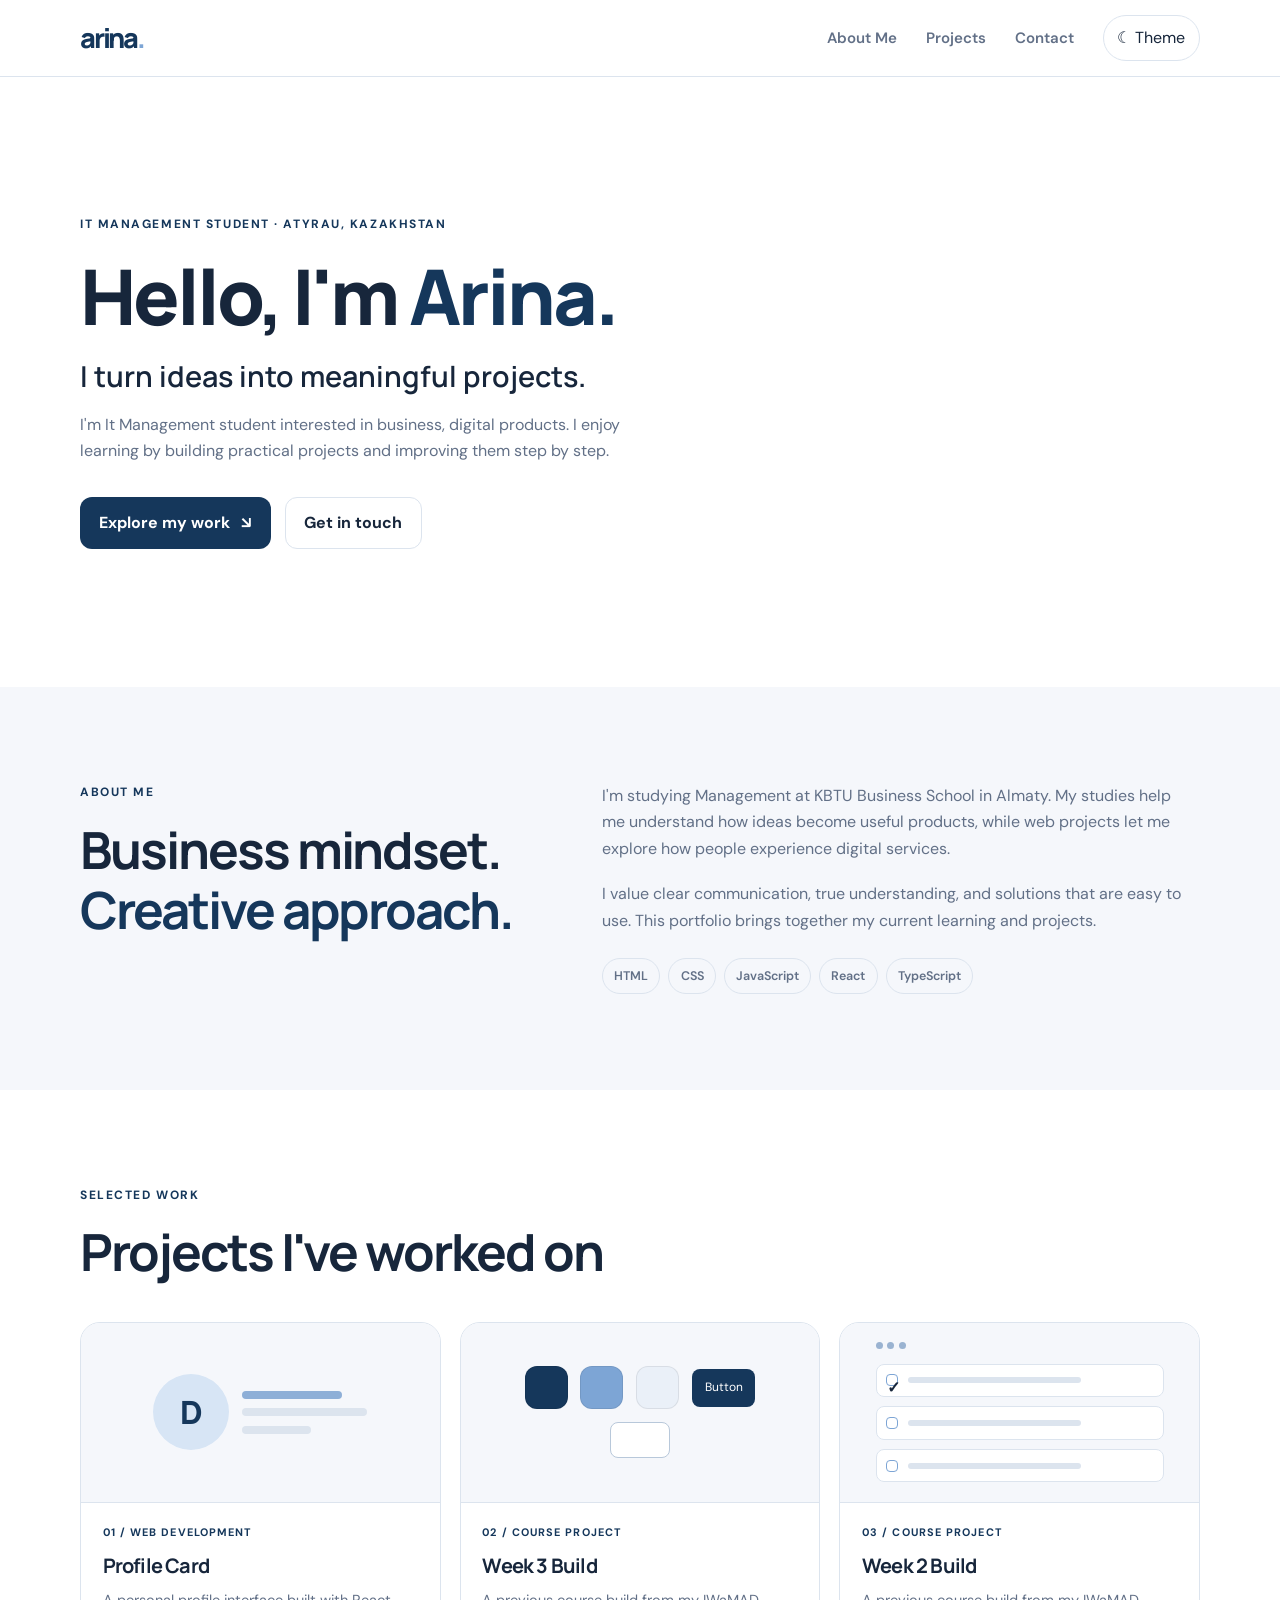
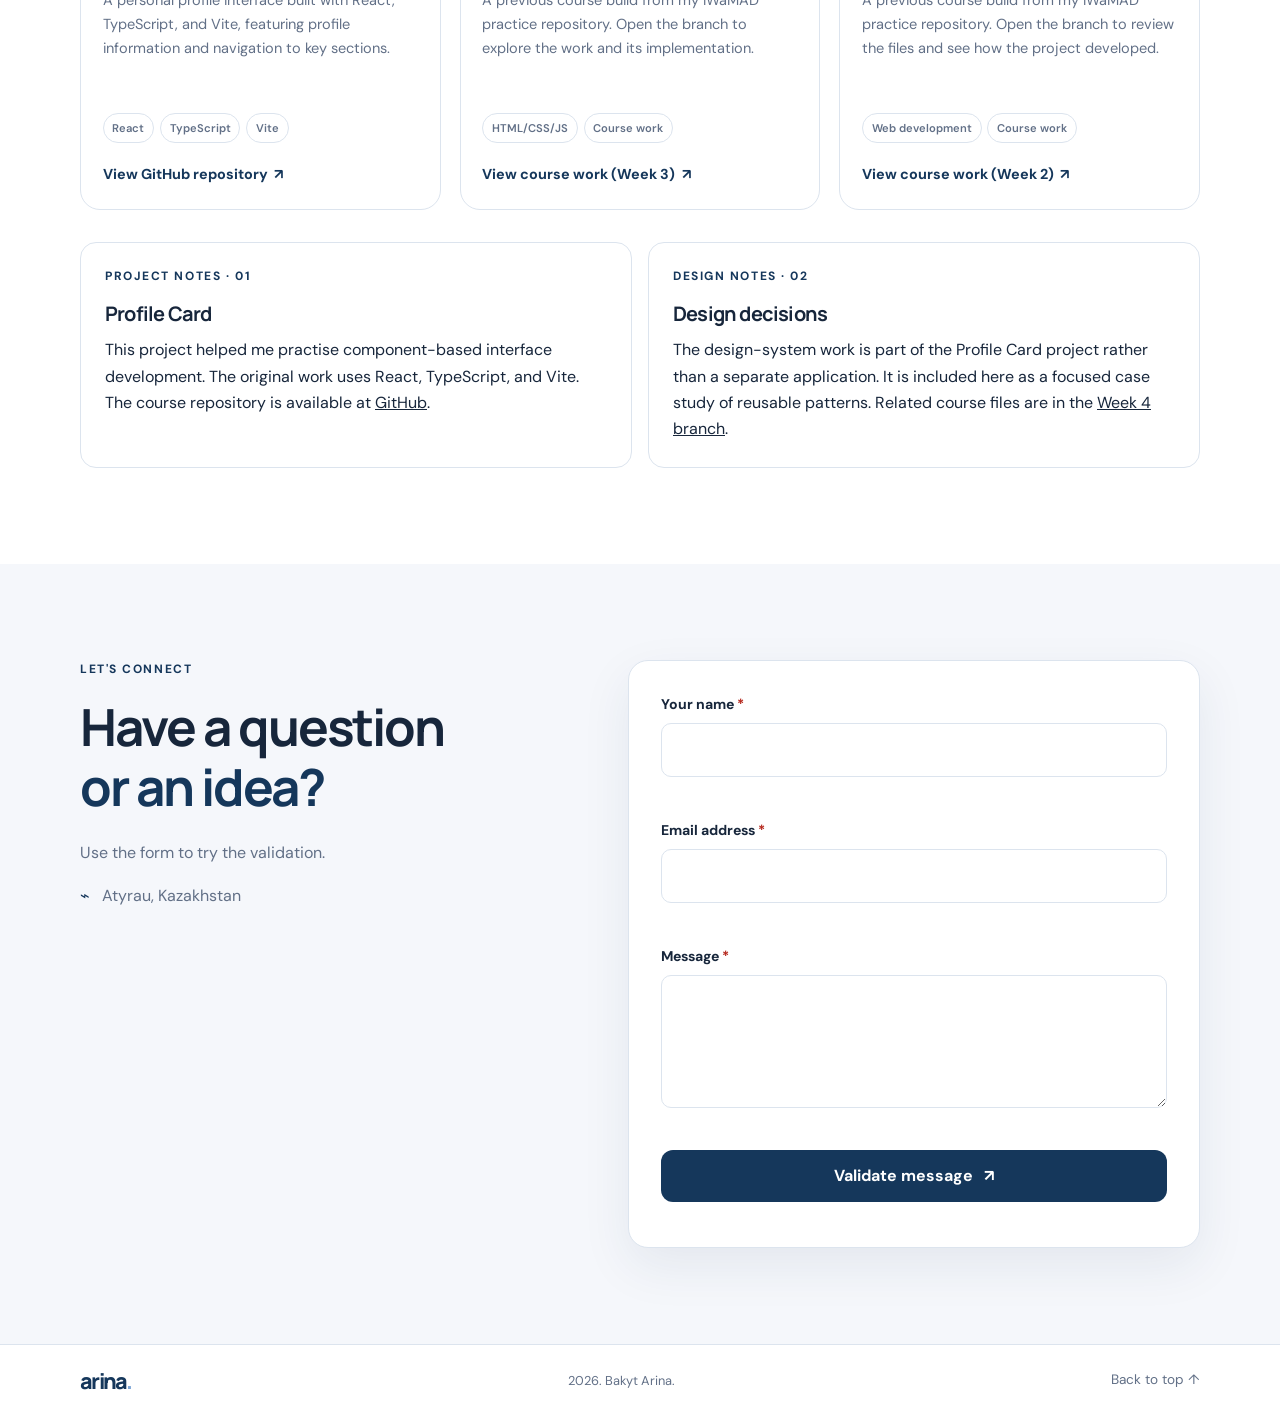
<file: index.html>
<!DOCTYPE html>
<html lang="en" data-theme="light">
<head>
  <meta charset="UTF-8">
  <meta name="viewport" content="width=device-width, initial-scale=1.0">
  <meta name="description" content="Arina Bakyt's personal portfolio featuring web development, interface design, and student projects.">
  <title>Arina Bakyt | Personal Portfolio</title>
  <link rel="stylesheet" href="style.css">
  <script src="script.js" defer></script>
</head>
<body>
  <a class="skip-link" href="#main">Skip to content</a>
  <header class="site-header">
    <nav class="nav container" aria-label="Main navigation">
      <a class="brand" href="#home" aria-label="Arina Bakyt, home">arina<span>.</span></a>
      <button class="menu-toggle" id="menu-toggle" type="button" aria-expanded="false" aria-controls="nav-links" aria-label="Open navigation">☰</button>
      <div class="nav-links" id="nav-links">
        <a href="#about">About Me</a>
        <a href="#projects">Projects</a>
        <a href="#contact">Contact</a>
        <button class="theme-toggle" id="theme-toggle" type="button" aria-label="Switch to dark theme">☾ <span>Theme</span></button>
      </div>
    </nav>
  </header>

  <main id="main">
    <section class="hero section container" id="home" aria-labelledby="hero-title">
      <div class="hero-copy">
        <p class="eyebrow">IT MANAGEMENT STUDENT · ATYRAU, KAZAKHSTAN</p>
        <h1 id="hero-title">Hello, I'm <span>Arina.</span></h1>
        <p class="hero-subtitle">I turn ideas into meaningful projects.</p>
        <p class="hero-text">I'm It Management student interested in business, digital products. I enjoy learning by building practical projects and improving them step by step.</p>
        <div class="hero-actions">
          <a class="button button-primary" href="#projects">Explore my work <span aria-hidden="true">↘</span></a>
          <a class="button button-secondary" href="#contact">Get in touch</a>
        </div>
    </section>

    <section class="section section-muted" id="about" aria-labelledby="about-title">
      <div class="container about-grid">
        <div>
          <p class="eyebrow">ABOUT ME</p>
          <h2 class="section-title" id="about-title">Business mindset.<br><span>Creative approach.</span></h2>
        </div>
        <div class="about-copy">
          <p>I'm studying Management at KBTU Business School in Almaty. My studies help me understand how ideas become useful products, while web projects let me explore how people experience digital services.</p>
          <p>I value clear communication, true understanding, and solutions that are easy to use. This portfolio brings together my current learning and projects.</p>
          <div class="skill-list" aria-label="Current skills">
            <span>HTML</span><span>CSS</span><span>JavaScript</span><span>React</span><span>TypeScript</span>
          </div>
        </div>
      </div>
    </section>

    <section class="section container" id="projects" aria-labelledby="projects-title">
      <div class="section-heading">
        <div>
          <p class="eyebrow">SELECTED WORK</p>
          <h2 class="section-title" id="projects-title">Projects I've worked on</h2>
        </div>
      </div>
      <div class="project-grid">
        <article class="project-card">
          <div class="project-visual visual-profile" aria-hidden="true"><span class="visual-avatar">D</span><span class="visual-lines"><i></i><i></i><i></i></span></div>
          <div class="project-content">
            <p class="project-type">01 / WEB DEVELOPMENT</p>
            <h3>Profile Card</h3>
            <p>A personal profile interface built with React, TypeScript, and Vite, featuring profile information and navigation to key sections.</p>
            <div class="tag-list"><span>React</span><span>TypeScript</span><span>Vite</span></div>
            <a class="text-link" href="https://github.com/A21-user/iwamad-practice" target="_blank" rel="noopener noreferrer">View GitHub repository <span aria-hidden="true">↗</span></a>
          </div>
        </article>
        <article class="project-card">
          <div class="project-visual visual-system" aria-hidden="true"><div class="swatch swatch-navy"></div><div class="swatch swatch-blue"></div><div class="swatch swatch-pale"></div><div class="sample-button">Button</div><div class="sample-card"></div></div>
          <div class="project-content">
            <p class="project-type">02 / COURSE PROJECT</p>
            <h3>Week 3 Build</h3>
            <p>A previous course build from my IWaMAD practice repository. Open the branch to explore the work and its implementation.</p>
            <div class="tag-list"><span>HTML/CSS/JS</span><span>Course work</span></div>
            <a class="text-link" href="https://github.com/A21-user/iwamad-practice/tree/week-03" target="_blank" rel="noopener noreferrer">View course work (Week 3) <span aria-hidden="true">↗</span></a>
          </div>
        </article>
        <article class="project-card">
          <div class="project-visual visual-planner" aria-hidden="true"><div class="planner-top"><span></span><span></span><span></span></div><div class="planner-task"><b>✓</b><i></i></div><div class="planner-task"><b></b><i></i></div><div class="planner-task"><b></b><i></i></div></div>
          <div class="project-content">
            <p class="project-type">03 / COURSE PROJECT</p>
            <h3>Week 2 Build</h3>
            <p>A previous course build from my IWaMAD practice repository. Open the branch to review the files and see how the project developed.</p>
            <div class="tag-list"><span>Web development</span><span>Course work</span></div>
            <a class="text-link" href="https://github.com/A21-user/iwamad-practice/tree/week-02" target="_blank" rel="noopener noreferrer">View course work (Week 2) <span aria-hidden="true">↗</span></a>
          </div>
        </article>
      </div>

      <div class="case-studies">
        <article class="case-study" id="profile-case-study">
          <p class="eyebrow">PROJECT NOTES · 01</p>
          <h3>Profile Card</h3>
          This project helped me practise component-based interface development. The original work uses React, TypeScript, and Vite. The course repository is available at <a href="https://github.com/A21-user/iwamad-practice" target="_blank" rel="noopener noreferrer">GitHub</a>.
        </article>
        <article class="case-study" id="design-case-study">
          <p class="eyebrow">DESIGN NOTES · 02</p>
          <h3>Design decisions</h3>
          The design-system work is part of the Profile Card project rather than a separate application. It is included here as a focused case study of reusable patterns. Related course files are in the <a href="https://github.com/A21-user/iwamad-practice/tree/week-04" target="_blank" rel="noopener noreferrer">Week 4 branch</a>.
        </article>
      </div>
    </section>

    <section class="section section-muted" id="contact" aria-labelledby="contact-title">
      <div class="container contact-grid">
        <div>
          <p class="eyebrow">LET'S CONNECT</p>
          <h2 class="section-title" id="contact-title">Have a question<br><span>or an idea?</span></h2>
          <p class="contact-copy">Use the form to try the validation.</p>
          <p class="contact-detail"><span aria-hidden="true">⌁</span> Atyrau, Kazakhstan</p>
        </div>
        <form class="contact-form" id="contact-form" novalidate>
          <div class="form-field">
            <label for="name">Your name <span aria-hidden="true">*</span></label>
            <input id="name" name="name" type="text" autocomplete="name" required aria-describedby="name-error">
            <small class="field-error" id="name-error"></small>
          </div>
          <div class="form-field">
            <label for="email">Email address <span aria-hidden="true">*</span></label>
            <input id="email" name="email" type="email" autocomplete="email" required aria-describedby="email-error">
            <small class="field-error" id="email-error"></small>
          </div>
          <div class="form-field">
            <label for="message">Message <span aria-hidden="true">*</span></label>
            <textarea id="message" name="message" rows="4" required aria-describedby="message-error"></textarea>
            <small class="field-error" id="message-error"></small>
          </div>
          <button class="button button-primary submit-button" type="submit">Validate message <span aria-hidden="true">↗</span></button>
          <p class="form-status" id="form-status" role="status" aria-live="polite"></p>
        </form>
      </div>
    </section>
  </main>

  <footer class="site-footer">
    <div class="container footer-inner">
      <a class="brand" href="#home">arina<span>.</span></a>
      <p>2026. Bakyt Arina.</p>
      <a href="#home" class="back-top">Back to top ↑</a>
    </div>
  </footer>
</body>
</html>
</file>
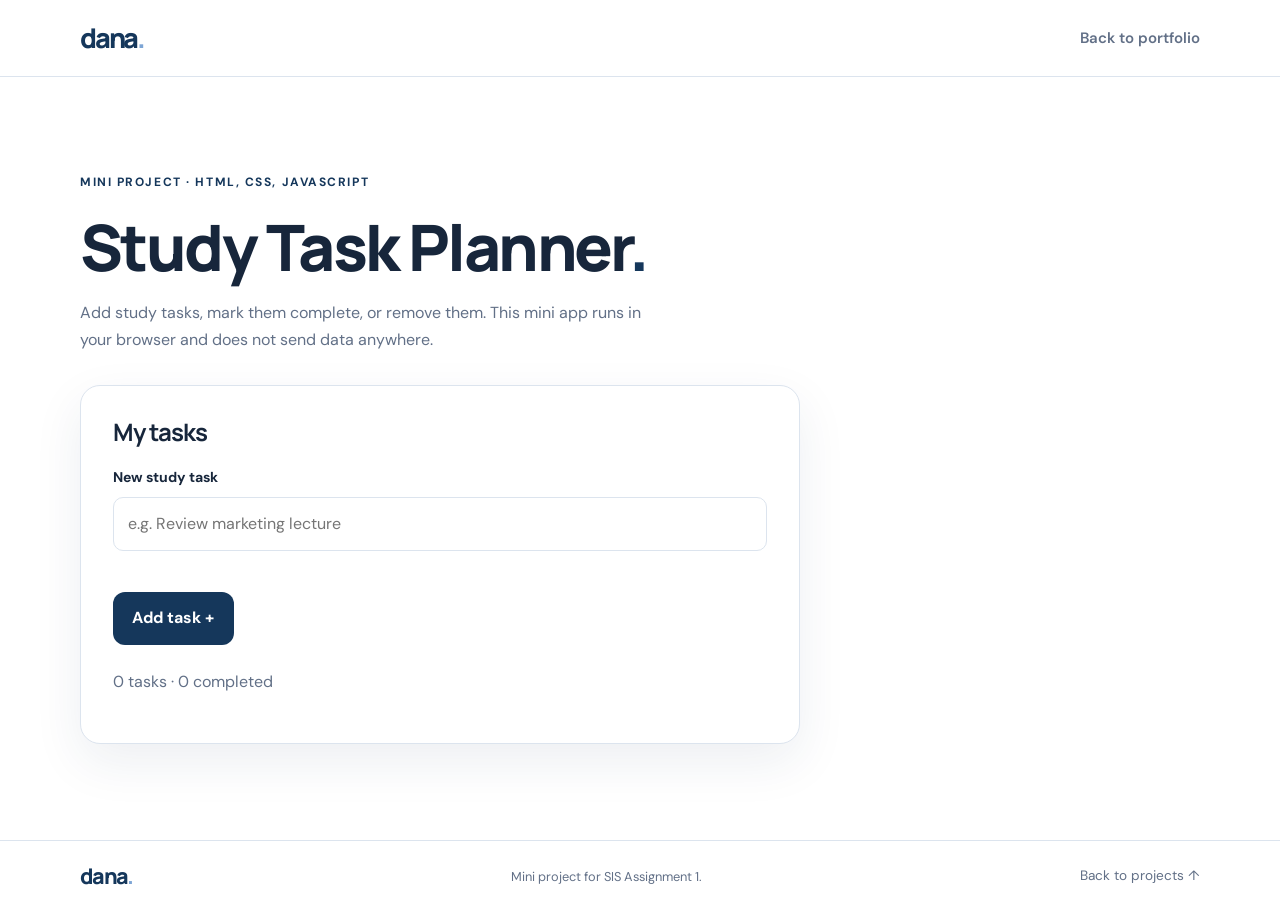
<file: study-planner.html>
<!DOCTYPE html>
<html lang="en" data-theme="light">
<head>
  <meta charset="UTF-8">
  <meta name="viewport" content="width=device-width, initial-scale=1.0">
  <title>Study Task Planner | Dana</title>
  <link rel="stylesheet" href="style.css">
  <script src="planner.js" defer></script>
</head>
<body>
  <header class="site-header">
    <nav class="nav container" aria-label="Main navigation">
      <a class="brand" href="index.html">dana<span>.</span></a>
      <div class="nav-links" style="display:flex">
        <a href="index.html#projects">Back to portfolio</a>
      </div>
    </nav>
  </header>
  <main class="section container">
    <p class="eyebrow">MINI PROJECT · HTML, CSS, JAVASCRIPT</p>
    <h1 style="font-size:clamp(2.3rem,6vw,4rem)">Study Task Planner<span>.</span></h1>
    <p class="hero-text">Add study tasks, mark them complete, or remove them. This mini app runs in your browser and does not send data anywhere.</p>
    <section class="contact-form" aria-labelledby="planner-title" style="max-width:720px;margin-top:2rem">
      <h2 id="planner-title">My tasks</h2>
      <form id="task-form">
        <div class="form-field">
          <label for="task-input">New study task</label>
          <input id="task-input" name="task" type="text" placeholder="e.g. Review marketing lecture" required maxlength="100">
          <small class="field-error" id="task-error" aria-live="polite"></small>
        </div>
        <button class="button button-primary" type="submit">Add task +</button>
      </form>
      <p id="task-summary" class="contact-copy" aria-live="polite">0 tasks · 0 completed</p>
      <ul id="task-list" style="list-style:none;padding:0;margin:0;display:grid;gap:.75rem"></ul>
    </section>
  </main>
  <footer class="site-footer"><div class="container footer-inner"><a class="brand" href="index.html">dana<span>.</span></a><p>Mini project for SIS Assignment 1.</p><a class="back-top" href="index.html#projects">Back to projects ↑</a></div></footer>
</body>
</html>
</file>
<file: style.css>
@import url('https://fonts.googleapis.com/css2?family=DM+Sans:wght@400;500;600;700&family=Manrope:wght@400;500;600;700;800&display=swap');

:root {
  color-scheme: light;
  --bg: #ffffff;
  --surface: #f5f7fb;
  --surface-strong: #eaf0f8;
  --text: #17263b;
  --muted: #627087;
  --navy: #15375b;
  --navy-hover: #204b78;
  --line: #dce4ee;
  --card: #ffffff;
  --success: #16734b;
  --error: #b42318;
  --shadow: 0 18px 50px rgba(21, 55, 91, .08);
  --radius: 20px;
  --space-1: .5rem;
  --space-2: 1rem;
  --space-3: 1.5rem;
  --space-4: 2rem;
  --space-5: 3rem;
}
html[data-theme="dark"] {
  color-scheme: dark;
  --bg: #0c1421;
  --surface: #111e2e;
  --surface-strong: #1b2c42;
  --text: #edf3fb;
  --muted: #aab8cb;
  --navy: #9fc7f3;
  --navy-hover: #c4ddfb;
  --line: #2b3b50;
  --card: #142235;
  --success: #7be0ae;
  --error: #ff9c95;
  --shadow: 0 18px 50px rgba(0, 0, 0, .18);
}
* { box-sizing: border-box; }
html { scroll-behavior: smooth; scroll-padding-top: 6rem; }
body { margin: 0; background: var(--bg); color: var(--text); font-family: "DM Sans", Arial, sans-serif; font-size: 16px; line-height: 1.65; transition: background-color .2s, color .2s; }
a { color: inherit; }
button, input, textarea { font: inherit; }
button, a { -webkit-tap-highlight-color: transparent; }
:focus-visible { outline: 3px solid #4f8edc; outline-offset: 4px; }
.skip-link { position: absolute; left: 1rem; top: -5rem; z-index: 100; background: var(--navy); color: var(--bg); padding: .7rem 1rem; border-radius: 8px; }
.skip-link:focus { top: 1rem; }
.container { width: min(1120px, calc(100% - 3rem)); margin-inline: auto; }
.site-header { position: sticky; top: 0; z-index: 20; background: color-mix(in srgb, var(--bg) 92%, transparent); border-bottom: 1px solid var(--line); backdrop-filter: blur(14px); }
.nav { min-height: 76px; display: flex; align-items: center; justify-content: space-between; gap: 1.5rem; }
.brand { font: 800 1.7rem/1 "Manrope", sans-serif; color: var(--navy); text-decoration: none; letter-spacing: -.08em; }
.brand span { color: #7da5d5; }
.nav-links { display: flex; align-items: center; gap: 1.8rem; }
.nav-links > a { color: var(--muted); font-size: .94rem; font-weight: 600; text-decoration: none; }
.nav-links > a:hover, .back-top:hover, .text-link:hover { color: var(--navy); }
.theme-toggle, .menu-toggle { border: 1px solid var(--line); background: var(--card); color: var(--text); border-radius: 999px; padding: .55rem .85rem; cursor: pointer; }
.menu-toggle { display: none; }
.section { padding-block: 6rem; }
.hero { min-height: 610px; display: grid; grid-template-columns: 1.3fr .7fr; align-items: center; gap: 5rem; }
.eyebrow { margin: 0 0 1rem; color: var(--navy); font-size: .75rem; font-weight: 700; letter-spacing: .13em; }
h1, h2, h3, p { margin-top: 0; }
h1, h2, h3 { font-family: "Manrope", sans-serif; line-height: 1.18; letter-spacing: -.04em; }
h1 { margin-bottom: 1rem; font-size: clamp(2.8rem, 6vw, 5rem); font-weight: 800; }
h1 span, .section-title span { color: var(--navy); }
.hero-subtitle { margin-bottom: 1rem; font: 600 clamp(1.25rem, 2.4vw, 1.8rem)/1.35 "Manrope", sans-serif; }
.hero-text, .about-copy p, .contact-copy { max-width: 590px; color: var(--muted); }
.hero-actions { display: flex; flex-wrap: wrap; gap: .85rem; margin-top: 2rem; }
.button { display: inline-flex; align-items: center; justify-content: center; gap: .65rem; min-height: 48px; padding: .75rem 1.15rem; border: 1px solid transparent; border-radius: 12px; font-weight: 700; text-decoration: none; cursor: pointer; transition: transform .2s, background-color .2s; }
.button:hover { transform: translateY(-2px); }
.button-primary { background: var(--navy); color: var(--bg); }
.button-primary:hover { background: var(--navy-hover); }
.button-secondary { border-color: var(--line); color: var(--text); background: var(--card); }
.hero-note { padding: 2rem; border: 1px solid var(--line); border-radius: var(--radius); background: var(--surface); box-shadow: var(--shadow); }
.note-icon { display: grid; place-items: center; width: 48px; height: 48px; margin-bottom: 2rem; border-radius: 14px; background: var(--surface-strong); color: var(--navy); font-size: 1.7rem; }
.note-label, .note-footer { color: var(--muted); font-size: .7rem; font-weight: 700; letter-spacing: .12em; }
.hero-note h2 { margin-bottom: 1rem; font-size: 1.65rem; }
.hero-note > p:not(.note-label):not(.note-footer) { color: var(--muted); }
.note-line { height: 1px; margin-block: 1.5rem; background: var(--line); }
.note-footer { margin-bottom: 0; font-size: .62rem; }
.section-muted { background: var(--surface); }
.about-grid { display: grid; grid-template-columns: .85fr 1.15fr; gap: 5rem; }
.section-title { margin-bottom: 0; font-size: clamp(2rem, 4vw, 3.2rem); }
.about-copy p { margin-bottom: 1.2rem; }
.skill-list, .tag-list { display: flex; flex-wrap: wrap; gap: .5rem; }
.skill-list { margin-top: 1.5rem; }
.skill-list span, .tag-list span { padding: .4rem .7rem; border: 1px solid var(--line); border-radius: 999px; color: var(--muted); font-size: .78rem; font-weight: 600; }
.section-heading { display: flex; align-items: end; justify-content: space-between; gap: 2rem; margin-bottom: 2.5rem; }
.section-intro { max-width: 350px; margin-bottom: .25rem; color: var(--muted); }
.project-grid { display: grid; grid-template-columns: repeat(3, minmax(0, 1fr)); gap: 1.2rem; align-items: stretch; }
.project-card { min-width: 0; overflow: hidden; border: 1px solid var(--line); border-radius: var(--radius); background: var(--card); transition: transform .2s, box-shadow .2s; }
.project-card:hover { transform: translateY(-4px); box-shadow: var(--shadow); }
.project-visual { height: 180px; display: flex; align-items: center; justify-content: center; gap: .8rem; background: var(--surface); border-bottom: 1px solid var(--line); }
.visual-avatar { display: grid; place-items: center; width: 76px; height: 76px; border-radius: 50%; background: #d7e5f5; color: #15375b; font: 800 2rem "Manrope", sans-serif; }
.visual-lines { display: grid; gap: .6rem; width: 35%; }
.visual-lines i { height: 8px; border-radius: 8px; background: var(--line); }
.visual-lines i:first-child { width: 80%; background: #8eafd7; }
.visual-lines i:last-child { width: 55%; }
.visual-system { flex-wrap: wrap; align-content: center; padding: 2rem; }
.swatch { width: 43px; height: 43px; border-radius: 12px; border: 1px solid rgba(0,0,0,.08); }
.swatch-navy { background: #15375b; }.swatch-blue { background: #7da5d5; }.swatch-pale { background: #eaf0f8; }
.sample-button { padding: .55rem .8rem; background: #15375b; color: white; border-radius: 8px; font-size: .75rem; }
.sample-card { width: 60px; height: 36px; border: 1px solid #b8c8da; border-radius: 8px; background: var(--card); }
.visual-planner { flex-direction: column; gap: .6rem; padding: 1.5rem 2.2rem; align-items: stretch; }
.planner-top { display: flex; gap: .3rem; margin-bottom: .3rem; }.planner-top span { width: 7px; height: 7px; border-radius: 50%; background: #9ab3d1; }
.planner-task { display: flex; align-items: center; gap: .6rem; padding: .6rem; border: 1px solid var(--line); border-radius: 8px; background: var(--card); }
.planner-task b { width: 12px; height: 12px; border: 1.5px solid #7da5d5; border-radius: 4px; }.planner-task:first-of-type b { background: #7da5d5; }
.planner-task i { display: block; width: 65%; height: 6px; border-radius: 8px; background: var(--line); }
.project-content { padding: 1.35rem; }
.project-type { margin-bottom: .75rem; color: var(--navy); font-size: .68rem; font-weight: 700; letter-spacing: .1em; }
.project-content h3, .case-study h3 { margin-bottom: .7rem; font-size: 1.25rem; }
.project-content > p:not(.project-type) { min-height: 108px; margin-bottom: 1rem; color: var(--muted); font-size: .91rem; }
.tag-list { margin-bottom: 1.1rem; gap: .35rem; }.tag-list span { padding: .3rem .55rem; font-size: .7rem; }
.text-link { display: inline-flex; gap: .4rem; align-items: center; color: var(--navy); font-size: .9rem; font-weight: 700; text-decoration: none; }
.case-studies { display: grid; grid-template-columns: repeat(2, minmax(0, 1fr)); gap: 1rem; margin-top: 2rem; }
.case-study { padding: 1.5rem; border: 1px solid var(--line); border-radius: 16px; scroll-margin-top: 7rem; }
.case-study p:last-child { margin-bottom: 0; color: var(--muted); }
.notice { margin-top: 1.5rem; padding: 1rem 1.2rem; border-left: 3px solid #7da5d5; background: var(--surface); color: var(--muted); font-size: .88rem; }
.contact-grid { display: grid; grid-template-columns: .9fr 1.1fr; gap: 5rem; }
.contact-copy { margin-top: 1.5rem; }
.contact-detail { color: var(--muted); }
.contact-detail span { margin-right: .5rem; color: var(--navy); }
.contact-form { padding: 2rem; border: 1px solid var(--line); border-radius: var(--radius); background: var(--card); box-shadow: var(--shadow); }
.form-field { margin-bottom: 1.1rem; }
.form-field label { display: block; margin-bottom: .45rem; font-size: .88rem; font-weight: 700; }
.form-field label span { color: var(--error); }
.form-field input, .form-field textarea { display: block; width: 100%; padding: .8rem .9rem; border: 1px solid var(--line); border-radius: 10px; background: var(--bg); color: var(--text); }
.form-field textarea { resize: vertical; min-height: 120px; }
.form-field input[aria-invalid="true"], .form-field textarea[aria-invalid="true"] { border-color: var(--error); }
.field-error { display: block; min-height: 1.25rem; margin-top: .25rem; color: var(--error); font-size: .8rem; }
.submit-button { width: 100%; }
.form-status { margin: .8rem 0 0; font-size: .9rem; font-weight: 600; }.form-status.success { color: var(--success); }.form-status.error { color: var(--error); }
.site-footer { padding-block: 1.5rem; border-top: 1px solid var(--line); }
.footer-inner { display: flex; align-items: center; justify-content: space-between; gap: 1rem; }
.footer-inner p { margin: 0; color: var(--muted); font-size: .8rem; }.footer-inner .brand { font-size: 1.35rem; }
.back-top { color: var(--muted); font-size: .85rem; text-decoration: none; }
@media (max-width: 800px) {
  .container { width: min(100% - 2rem, 650px); }
  .section { padding-block: 4.5rem; }
  .hero { min-height: auto; grid-template-columns: 1fr; gap: 2rem; padding-block: 4rem; }
  .hero-note { max-width: 520px; }
  .about-grid, .contact-grid { grid-template-columns: 1fr; gap: 2rem; }
  .section-heading { display: block; }.section-intro { margin-top: 1rem; }
  .project-grid { grid-template-columns: repeat(2, minmax(0, 1fr)); }
  .project-content > p:not(.project-type) { min-height: auto; }
}
@media (max-width: 520px) {
  .container { width: calc(100% - 2rem); }
  .nav { min-height: 68px; flex-wrap: wrap; }
  .menu-toggle { display: inline-flex; align-items: center; justify-content: center; width: 42px; height: 42px; }
  .nav-links { display: none; order: 3; width: 100%; padding: 0 0 1rem; flex-direction: column; align-items: stretch; gap: .25rem; }
  .nav-links.is-open { display: flex; }
  .nav-links > a, .theme-toggle { padding: .7rem .8rem; text-align: left; }
  .theme-toggle { align-self: flex-start; }
  .section { padding-block: 3.5rem; }
  .hero { padding-block: 3.5rem; }
  h1 { font-size: clamp(2.65rem, 13vw, 3.8rem); }
  .hero-actions { flex-direction: column; align-items: stretch; }
  .hero-actions .button { width: 100%; }
  .hero-note { padding: 1.4rem; }
  .project-grid, .case-studies { grid-template-columns: 1fr; }
  .project-visual { height: 160px; }
  .project-content { padding: 1.2rem; }
  .contact-form { padding: 1.2rem; }
  .footer-inner { align-items: flex-start; flex-direction: column; }
}
@media (prefers-reduced-motion: reduce) {
  *, *::before, *::after { scroll-behavior: auto !important; transition-duration: .01ms !important; animation-duration: .01ms !important; }
}
</file>
